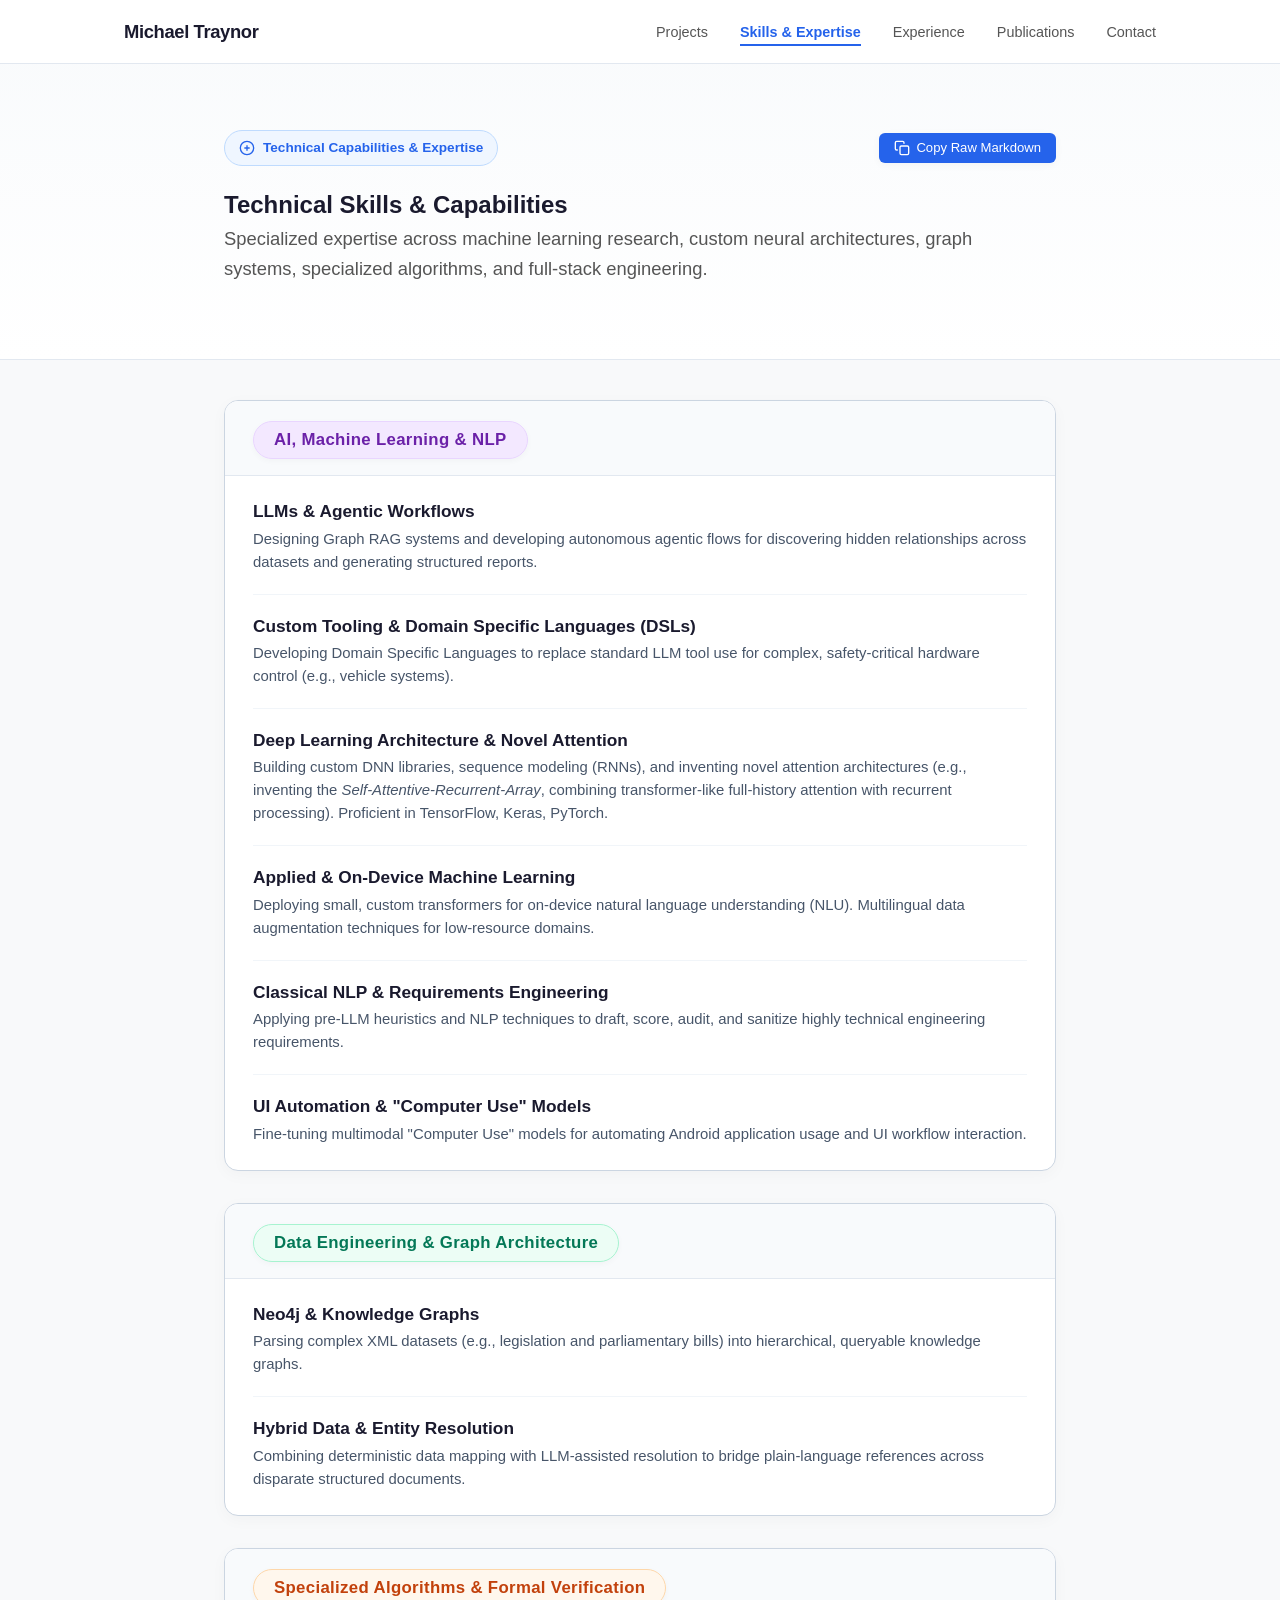
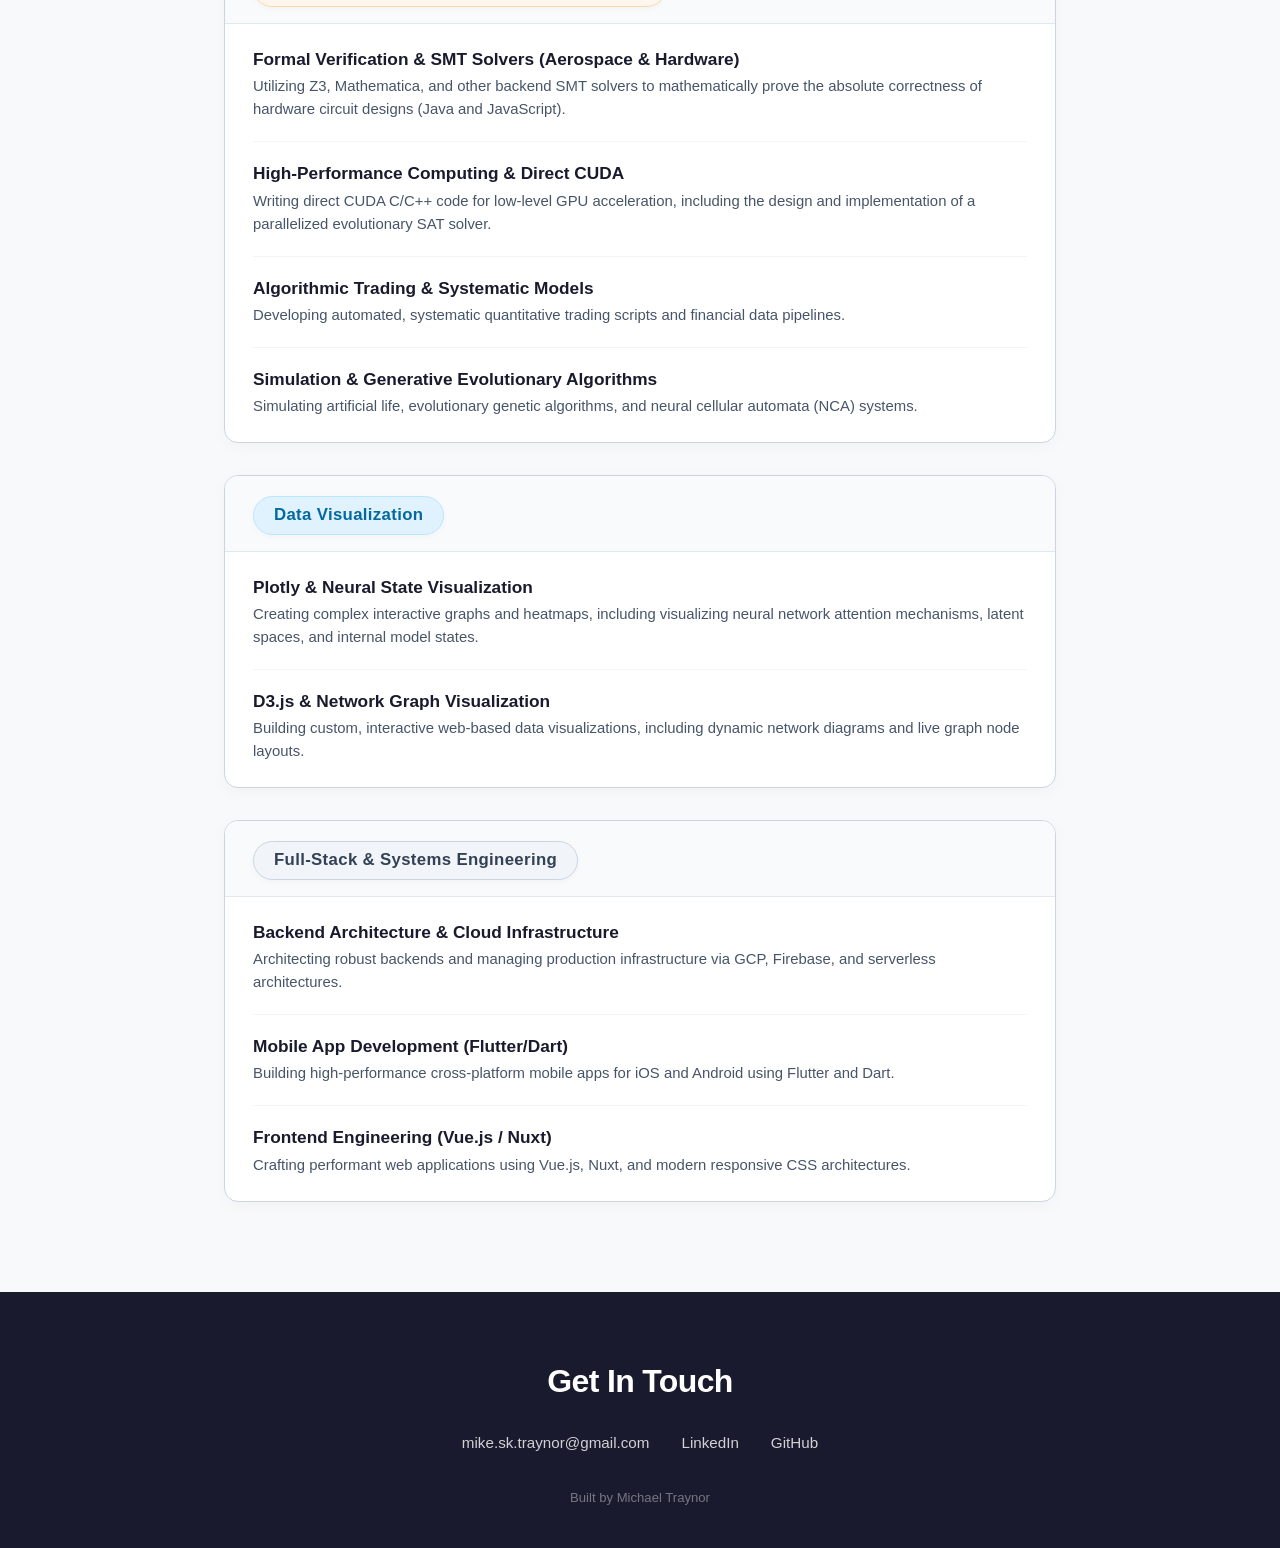
<file: skills.html>
<!DOCTYPE html>
<html lang="en">
<head>
  <meta charset="UTF-8">
  <meta name="viewport" content="width=device-width, initial-scale=1.0">
  <title>Skills & Expertise | Michael Traynor - AI Researcher & Engineer</title>
  <meta name="description" content="Technical capabilities, ML research expertise, and software engineering skills for Michael Traynor.">
  <link rel="stylesheet" href="style.css">
</head>
<body>

  <!-- Navigation -->
  <nav class="navbar" id="navbar">
    <div class="nav-container">
      <a href="index.html" class="nav-logo">Michael Traynor</a>
      <button class="nav-toggle" id="nav-toggle" aria-label="Toggle navigation">
        <span></span>
        <span></span>
        <span></span>
      </button>
      <ul class="nav-links" id="nav-links">
        <li><a href="index.html#projects">Projects</a></li>
        <li><a href="skills.html" class="active">Skills &amp; Expertise</a></li>
        <li><a href="index.html#experience">Experience</a></li>
        <li><a href="index.html#publications">Publications</a></li>
        <li><a href="#contact">Contact</a></li>
      </ul>
    </div>
  </nav>

  <!-- Skills Header & Action Bar -->
  <section class="skills-doc-header">
    <div class="container container-doc">
      <div class="doc-header-top">
        <div class="doc-badge">
          <svg width="16" height="16" viewBox="0 0 24 24" fill="none" stroke="currentColor" stroke-width="2"><circle cx="12" cy="12" r="10"/><path d="M12 8v8M8 12h8"/></svg>
          Technical Capabilities &amp; Expertise
        </div>

        <div class="doc-actions">
          <button id="copy-markdown-btn" class="btn btn-sm">
            <svg width="16" height="16" viewBox="0 0 24 24" fill="none" stroke="currentColor" stroke-width="2" stroke-linecap="round" stroke-linejoin="round"><rect x="9" y="9" width="13" height="13" rx="2" ry="2"/><path d="M5 15H4a2 2 0 0 1-2-2V4a2 2 0 0 1 2-2h9a2 2 0 0 1 2 2v1"/></svg>
            <span id="copy-btn-text">Copy Raw Markdown</span>
          </button>
        </div>
      </div>

      <h1>Technical Skills &amp; Capabilities</h1>
      <p class="skills-hero-subtitle">
        Specialized expertise across machine learning research, custom neural architectures, graph systems, specialized algorithms, and full-stack engineering.
      </p>
    </div>
  </section>

  <!-- Document Body View -->
  <section class="skills-doc-section">
    <div class="container container-doc">

      <!-- Rendered Content Container -->
      <div id="skills-rendered-content" class="markdown-rendered-body">

        <!-- Category Card: AI, Machine Learning & NLP -->
        <div class="doc-category-card">
          <div class="doc-category-header">
            <h2 class="doc-category-title"><span class="cat-pill cat-ai">AI, Machine Learning &amp; NLP</span></h2>
          </div>
          <div class="doc-category-body">
            
            <div class="doc-item">
              <h3>LLMs &amp; Agentic Workflows</h3>
              <p>Designing Graph RAG systems and developing autonomous agentic flows for discovering hidden relationships across datasets and generating structured reports.</p>
            </div>

            <div class="doc-item">
              <h3>Custom Tooling &amp; Domain Specific Languages (DSLs)</h3>
              <p>Developing Domain Specific Languages to replace standard LLM tool use for complex, safety-critical hardware control (e.g., vehicle systems).</p>
            </div>

            <div class="doc-item">
              <h3>Deep Learning Architecture &amp; Novel Attention</h3>
              <p>Building custom DNN libraries, sequence modeling (RNNs), and inventing novel attention architectures (e.g., inventing the <em>Self-Attentive-Recurrent-Array</em>, combining transformer-like full-history attention with recurrent processing). Proficient in TensorFlow, Keras, PyTorch.</p>
            </div>

            <div class="doc-item">
              <h3>Applied &amp; On-Device Machine Learning</h3>
              <p>Deploying small, custom transformers for on-device natural language understanding (NLU). Multilingual data augmentation techniques for low-resource domains.</p>
            </div>

            <div class="doc-item">
              <h3>Classical NLP &amp; Requirements Engineering</h3>
              <p>Applying pre-LLM heuristics and NLP techniques to draft, score, audit, and sanitize highly technical engineering requirements.</p>
            </div>

            <div class="doc-item">
              <h3>UI Automation &amp; "Computer Use" Models</h3>
              <p>Fine-tuning multimodal "Computer Use" models for automating Android application usage and UI workflow interaction.</p>
            </div>

          </div>
        </div>

        <!-- Category Card: Data Engineering & Graph Architecture -->
        <div class="doc-category-card">
          <div class="doc-category-header">
            <h2 class="doc-category-title"><span class="cat-pill cat-data">Data Engineering &amp; Graph Architecture</span></h2>
          </div>
          <div class="doc-category-body">

            <div class="doc-item">
              <h3>Neo4j &amp; Knowledge Graphs</h3>
              <p>Parsing complex XML datasets (e.g., legislation and parliamentary bills) into hierarchical, queryable knowledge graphs.</p>
            </div>

            <div class="doc-item">
              <h3>Hybrid Data &amp; Entity Resolution</h3>
              <p>Combining deterministic data mapping with LLM-assisted resolution to bridge plain-language references across disparate structured documents.</p>
            </div>

          </div>
        </div>

        <!-- Category Card: Specialized Algorithms & Formal Verification -->
        <div class="doc-category-card">
          <div class="doc-category-header">
            <h2 class="doc-category-title"><span class="cat-pill cat-algo">Specialized Algorithms &amp; Formal Verification</span></h2>
          </div>
          <div class="doc-category-body">

            <div class="doc-item">
              <h3>Formal Verification &amp; SMT Solvers (Aerospace &amp; Hardware)</h3>
              <p>Utilizing Z3, Mathematica, and other backend SMT solvers to mathematically prove the absolute correctness of hardware circuit designs (Java and JavaScript).</p>
            </div>

            <div class="doc-item">
              <h3>High-Performance Computing &amp; Direct CUDA</h3>
              <p>Writing direct CUDA C/C++ code for low-level GPU acceleration, including the design and implementation of a parallelized evolutionary SAT solver.</p>
            </div>

            <div class="doc-item">
              <h3>Algorithmic Trading &amp; Systematic Models</h3>
              <p>Developing automated, systematic quantitative trading scripts and financial data pipelines.</p>
            </div>

            <div class="doc-item">
              <h3>Simulation &amp; Generative Evolutionary Algorithms</h3>
              <p>Simulating artificial life, evolutionary genetic algorithms, and neural cellular automata (NCA) systems.</p>
            </div>

          </div>
        </div>

        <!-- Category Card: Data Visualization -->
        <div class="doc-category-card">
          <div class="doc-category-header">
            <h2 class="doc-category-title"><span class="cat-pill cat-viz">Data Visualization</span></h2>
          </div>
          <div class="doc-category-body">

            <div class="doc-item">
              <h3>Plotly &amp; Neural State Visualization</h3>
              <p>Creating complex interactive graphs and heatmaps, including visualizing neural network attention mechanisms, latent spaces, and internal model states.</p>
            </div>

            <div class="doc-item">
              <h3>D3.js &amp; Network Graph Visualization</h3>
              <p>Building custom, interactive web-based data visualizations, including dynamic network diagrams and live graph node layouts.</p>
            </div>

          </div>
        </div>

        <!-- Category Card: Full-Stack & Systems Engineering -->
        <div class="doc-category-card">
          <div class="doc-category-header">
            <h2 class="doc-category-title"><span class="cat-pill cat-dev">Full-Stack &amp; Systems Engineering</span></h2>
          </div>
          <div class="doc-category-body">

            <div class="doc-item">
              <h3>Backend Architecture &amp; Cloud Infrastructure</h3>
              <p>Architecting robust backends and managing production infrastructure via GCP, Firebase, and serverless architectures.</p>
            </div>

            <div class="doc-item">
              <h3>Mobile App Development (Flutter/Dart)</h3>
              <p>Building high-performance cross-platform mobile apps for iOS and Android using Flutter and Dart.</p>
            </div>

            <div class="doc-item">
              <h3>Frontend Engineering (Vue.js / Nuxt)</h3>
              <p>Crafting performant web applications using Vue.js, Nuxt, and modern responsive CSS architectures.</p>
            </div>

          </div>
        </div>

      </div>

    </div>
  </section>

  <!-- Toast Notification for Copy -->
  <div id="copy-toast" class="copy-toast" style="display: none;">
    <svg width="18" height="18" viewBox="0 0 24 24" fill="none" stroke="currentColor" stroke-width="2"><polyline points="20 6 9 17 4 12"/></svg>
    <span>Markdown copied to clipboard!</span>
  </div>

  <!-- Footer -->
  <footer class="footer" id="contact">
    <div class="container">
      <h2 class="section-title">Get In Touch</h2>
      <div class="footer-links">
        <a href="mailto:mike.sk.traynor@gmail.com">mike.sk.traynor@gmail.com</a>
        <a href="https://linkedin.com/in/mike-traynor-75455b104" target="_blank" rel="noopener">LinkedIn</a>
        <a href="https://github.com/TTrapper" target="_blank" rel="noopener">GitHub</a>
      </div>
      <p class="footer-note">Built by Michael Traynor</p>
    </div>
  </footer>

  <script src="skills.js"></script>
</body>
</html>
</file>
<file: style.css>
/* ===== Reset & Base ===== */
*, *::before, *::after {
  margin: 0;
  padding: 0;
  box-sizing: border-box;
}

:root {
  --color-bg: #ffffff;
  --color-bg-alt: #f8f9fa;
  --color-text: #1a1a2e;
  --color-text-muted: #555;
  --color-accent: #2563eb;
  --color-accent-hover: #1d4ed8;
  --color-border: #e2e8f0;
  --font-stack: 'Inter', -apple-system, BlinkMacSystemFont, 'Segoe UI', Roboto, sans-serif;
  --max-width: 1080px;
  --nav-height: 64px;
}

html {
  scroll-behavior: smooth;
  scroll-padding-top: var(--nav-height);
}

body {
  font-family: var(--font-stack);
  color: var(--color-text);
  background: var(--color-bg);
  line-height: 1.6;
  -webkit-font-smoothing: antialiased;
}

a {
  color: var(--color-accent);
  text-decoration: none;
  transition: color 0.2s;
}

a:hover {
  color: var(--color-accent-hover);
}

img {
  max-width: 100%;
  height: auto;
  display: block;
}

ul {
  list-style: none;
}

.container {
  max-width: var(--max-width);
  margin: 0 auto;
  padding: 0 24px;
}

/* ===== Navigation ===== */
.navbar {
  position: fixed;
  top: 0;
  left: 0;
  right: 0;
  height: var(--nav-height);
  background: rgba(255, 255, 255, 0.95);
  backdrop-filter: blur(10px);
  border-bottom: 1px solid var(--color-border);
  z-index: 1000;
  transition: box-shadow 0.3s;
}

.navbar.scrolled {
  box-shadow: 0 2px 20px rgba(0, 0, 0, 0.06);
}

.nav-container {
  max-width: var(--max-width);
  margin: 0 auto;
  padding: 0 24px;
  height: 100%;
  display: flex;
  align-items: center;
  justify-content: space-between;
}

.nav-logo {
  font-size: 1.15rem;
  font-weight: 700;
  color: var(--color-text);
  letter-spacing: -0.02em;
}

.nav-logo:hover {
  color: var(--color-accent);
}

.nav-links {
  display: flex;
  gap: 32px;
}

.nav-links a {
  color: var(--color-text-muted);
  font-size: 0.9rem;
  font-weight: 500;
  transition: color 0.2s;
}

.nav-links a:hover {
  color: var(--color-accent);
}

.nav-toggle {
  display: none;
  flex-direction: column;
  gap: 5px;
  background: none;
  border: none;
  cursor: pointer;
  padding: 4px;
}

.nav-toggle span {
  display: block;
  width: 24px;
  height: 2px;
  background: var(--color-text);
  border-radius: 2px;
  transition: transform 0.3s, opacity 0.3s;
}

.nav-toggle.active span:nth-child(1) {
  transform: rotate(45deg) translate(5px, 5px);
}

.nav-toggle.active span:nth-child(2) {
  opacity: 0;
}

.nav-toggle.active span:nth-child(3) {
  transform: rotate(-45deg) translate(5px, -5px);
}

/* ===== Hero ===== */
.hero {
  padding: 160px 0 100px;
  text-align: center;
}

.hero h1 {
  font-size: 3.2rem;
  font-weight: 800;
  letter-spacing: -0.03em;
  margin-bottom: 8px;
}

.hero-title {
  font-size: 1.3rem;
  color: var(--color-accent);
  font-weight: 500;
  margin-bottom: 16px;
}

.hero-tagline {
  font-size: 1.1rem;
  color: var(--color-text-muted);
  max-width: 600px;
  margin: 0 auto 32px;
}

.hero-links {
  display: flex;
  justify-content: center;
  gap: 20px;
  flex-wrap: wrap;
}

.hero-link {
  display: inline-flex;
  align-items: center;
  gap: 6px;
  color: var(--color-text-muted);
  font-size: 0.9rem;
  padding: 8px 16px;
  border: 1px solid var(--color-border);
  border-radius: 8px;
  transition: all 0.2s;
}

.hero-link:hover {
  color: var(--color-accent);
  border-color: var(--color-accent);
  background: rgba(37, 99, 235, 0.04);
}

.hero-link-skills {
  background: var(--color-accent);
  color: #ffffff;
  border-color: var(--color-accent);
  font-weight: 500;
}

.hero-link-skills:hover {
  background: var(--color-accent-hover);
  color: #ffffff;
  border-color: var(--color-accent-hover);
}


/* ===== Sections ===== */
.section {
  padding: 80px 0;
}

.section-alt {
  background: var(--color-bg-alt);
}

.section-title {
  font-size: 2rem;
  font-weight: 700;
  letter-spacing: -0.02em;
  margin-bottom: 40px;
  text-align: center;
}

/* ===== Skills ===== */
.skills-grid {
  display: flex;
  justify-content: center;
  gap: 40px;
  flex-wrap: wrap;
}

.skill-group {
  text-align: center;
}

.skill-pills {
  display: flex;
  gap: 8px;
  margin-bottom: 12px;
  flex-wrap: wrap;
  justify-content: center;
}

.skill-pill {
  display: inline-block;
  padding: 6px 16px;
  background: var(--color-bg);
  border: 1px solid var(--color-border);
  border-radius: 20px;
  font-size: 0.85rem;
  font-weight: 500;
  color: var(--color-text);
}

.skill-level {
  display: flex;
  gap: 6px;
  justify-content: center;
}

.dot {
  width: 10px;
  height: 10px;
  border-radius: 50%;
  background: var(--color-border);
}

.dot.filled {
  background: var(--color-text);
}

/* ===== Timeline ===== */
.timeline {
  position: relative;
  padding-left: 32px;
  max-width: 750px;
  margin: 0 auto;
}

.timeline::before {
  content: '';
  position: absolute;
  left: 7px;
  top: 8px;
  bottom: 8px;
  width: 2px;
  background: var(--color-border);
}

.timeline-item {
  position: relative;
  padding-bottom: 40px;
}

.timeline-item:last-child {
  padding-bottom: 0;
}

.timeline-marker {
  position: absolute;
  left: -32px;
  top: 6px;
  width: 16px;
  height: 16px;
  border-radius: 50%;
  background: var(--color-bg);
  border: 3px solid var(--color-accent);
  z-index: 1;
}

.timeline-header {
  display: flex;
  justify-content: space-between;
  align-items: baseline;
  flex-wrap: wrap;
  gap: 8px;
  margin-bottom: 4px;
}

.timeline-header h3 {
  font-size: 1.15rem;
  font-weight: 600;
}

.timeline-date {
  font-size: 0.85rem;
  color: var(--color-text-muted);
  white-space: nowrap;
}

.timeline-company {
  color: var(--color-accent);
  font-weight: 500;
  font-size: 0.95rem;
  margin-bottom: 12px;
}

.timeline-content ul {
  list-style: disc;
  padding-left: 20px;
}

.timeline-content li {
  font-size: 0.92rem;
  color: var(--color-text-muted);
  margin-bottom: 6px;
  line-height: 1.5;
}

/* ===== Projects Grid ===== */
.projects-grid {
  display: grid;
  grid-template-columns: repeat(2, 1fr);
  gap: 28px;
}

.project-card {
  background: var(--color-bg);
  border: 1px solid var(--color-border);
  border-radius: 12px;
  overflow: hidden;
  transition: transform 0.2s, box-shadow 0.2s;
}

.project-card:hover {
  transform: translateY(-4px);
  box-shadow: 0 12px 40px rgba(0, 0, 0, 0.08);
}

.project-image {
  height: 200px;
  overflow: hidden;
  background: #f0f0f0;
  display: flex;
  align-items: center;
  justify-content: center;
}

.project-image img {
  width: 100%;
  height: 100%;
  object-fit: cover;
}

.project-image-gallery {
  display: grid;
  grid-template-columns: repeat(3, 1fr);
  gap: 0;
}

.project-image-gallery img {
  width: 100%;
  height: 200px;
  object-fit: cover;
}

.project-image-placeholder {
  background: linear-gradient(135deg, #e8edf5, #d4dce8);
}

.placeholder-icon {
  color: var(--color-text-muted);
  opacity: 0.5;
}

.project-body {
  padding: 20px;
}

.project-body h3 {
  font-size: 1.05rem;
  font-weight: 600;
  margin-bottom: 8px;
  line-height: 1.35;
}

.project-body p {
  font-size: 0.88rem;
  color: var(--color-text-muted);
  margin-bottom: 16px;
  line-height: 1.5;
}

.project-links {
  display: flex;
  gap: 8px;
  flex-wrap: wrap;
}

/* ===== Buttons ===== */
.btn {
  display: inline-flex;
  align-items: center;
  gap: 6px;
  padding: 10px 20px;
  background: var(--color-accent);
  color: #fff;
  border-radius: 8px;
  font-size: 0.88rem;
  font-weight: 500;
  transition: background 0.2s;
  border: 1px solid transparent;
}

.btn:hover {
  background: var(--color-accent-hover);
  color: #fff;
}

.btn-sm {
  padding: 6px 14px;
  font-size: 0.82rem;
  border-radius: 6px;
}

.btn-outline {
  background: transparent;
  color: var(--color-accent);
  border-color: var(--color-accent);
}

.btn-outline:hover {
  background: var(--color-accent);
  color: #fff;
}

.btn-disabled {
  opacity: 0.5;
  cursor: default;
  pointer-events: none;
}

/* ===== Contributions ===== */
.contributions {
  margin-top: 48px;
  padding-top: 40px;
  border-top: 1px solid var(--color-border);
  max-width: 600px;
  margin-left: auto;
  margin-right: auto;
  text-align: center;
}

.contributions h3 {
  font-size: 1.2rem;
  margin-bottom: 16px;
}

.contribution-item p {
  font-size: 0.92rem;
  color: var(--color-text-muted);
}

/* ===== Publications ===== */
.publications-list {
  display: grid;
  grid-template-columns: repeat(2, 1fr);
  gap: 24px;
  max-width: 800px;
  margin: 0 auto;
}

.publication-card {
  background: var(--color-bg-alt);
  border: 1px solid var(--color-border);
  border-radius: 12px;
  padding: 28px;
}

.publication-card h3 {
  font-size: 1.05rem;
  font-weight: 600;
  margin-bottom: 8px;
  line-height: 1.4;
}

.publication-venue {
  font-size: 0.88rem;
  color: var(--color-text-muted);
  margin-bottom: 16px;
}

/* ===== Education & Awards ===== */
.edu-awards-grid {
  display: grid;
  grid-template-columns: 1fr 1fr;
  gap: 48px;
  max-width: 800px;
  margin: 0 auto;
}

.edu-column h3,
.awards-column h3 {
  font-size: 1.15rem;
  font-weight: 600;
  margin-bottom: 20px;
  color: var(--color-accent);
}

.edu-item {
  margin-bottom: 20px;
}

.edu-item h4 {
  font-size: 1rem;
  font-weight: 600;
  margin-bottom: 2px;
}

.edu-item p {
  font-size: 0.9rem;
  color: var(--color-text-muted);
}

.awards-list {
  list-style: disc;
  padding-left: 20px;
}

.awards-list li {
  font-size: 0.92rem;
  color: var(--color-text-muted);
  margin-bottom: 8px;
  line-height: 1.5;
}

/* ===== Footer ===== */
.footer {
  background: var(--color-text);
  color: #fff;
  padding: 64px 0 40px;
  text-align: center;
}

.footer .section-title {
  color: #fff;
  margin-bottom: 24px;
}

.footer-links {
  display: flex;
  justify-content: center;
  gap: 32px;
  flex-wrap: wrap;
  margin-bottom: 32px;
}

.footer-links a {
  color: rgba(255, 255, 255, 0.8);
  font-size: 0.95rem;
  transition: color 0.2s;
}

.footer-links a:hover {
  color: #fff;
}

.footer-note {
  font-size: 0.82rem;
  color: rgba(255, 255, 255, 0.4);
}

/* ===== Responsive ===== */
@media (max-width: 768px) {
  .nav-toggle {
    display: flex;
  }

  .nav-links {
    position: fixed;
    top: var(--nav-height);
    left: 0;
    right: 0;
    background: rgba(255, 255, 255, 0.98);
    backdrop-filter: blur(10px);
    flex-direction: column;
    align-items: center;
    gap: 0;
    padding: 16px 0;
    border-bottom: 1px solid var(--color-border);
    transform: translateY(-100%);
    opacity: 0;
    pointer-events: none;
    transition: transform 0.3s, opacity 0.3s;
  }

  .nav-links.open {
    transform: translateY(0);
    opacity: 1;
    pointer-events: all;
  }

  .nav-links a {
    display: block;
    padding: 12px 24px;
    font-size: 1rem;
  }

  .hero {
    padding: 120px 0 60px;
  }

  .hero h1 {
    font-size: 2.2rem;
  }

  .hero-title {
    font-size: 1.1rem;
  }

  .hero-tagline {
    font-size: 1rem;
  }

  .hero-links {
    gap: 10px;
  }

  .hero-link span {
    display: none;
  }

  .section {
    padding: 56px 0;
  }

  .section-title {
    font-size: 1.6rem;
    margin-bottom: 28px;
  }

  .skills-grid {
    flex-direction: column;
    gap: 24px;
  }

  .projects-grid {
    grid-template-columns: 1fr;
  }

  .publications-list {
    grid-template-columns: 1fr;
  }

  .edu-awards-grid {
    grid-template-columns: 1fr;
    gap: 32px;
  }

  .timeline {
    padding-left: 24px;
  }

  .timeline-marker {
    left: -24px;
    width: 12px;
    height: 12px;
  }

  .timeline-header {
    flex-direction: column;
    gap: 2px;
  }
}

@media (max-width: 480px) {
  .hero h1 {
    font-size: 1.8rem;
  }

  .project-image,
  .project-image-gallery img {
    height: 160px;
  }

  .footer-links {
    flex-direction: column;
    gap: 12px;
  }
}

/* ===== Active Navigation Link ===== */
.nav-links a.active {
  color: var(--color-accent);
  font-weight: 600;
  border-bottom: 2px solid var(--color-accent);
  padding-bottom: 4px;
}

/* ===== Skills Page Hero ===== */
.skills-hero {
  padding: 140px 0 60px;
  background: linear-gradient(180deg, #f8fafc 0%, #ffffff 100%);
  border-bottom: 1px solid var(--color-border);
}

.doc-badge {
  display: inline-flex;
  align-items: center;
  gap: 8px;
  background: #eff6ff;
  color: var(--color-accent);
  border: 1px solid #bfdbfe;
  padding: 6px 14px;
  border-radius: 20px;
  font-size: 0.85rem;
  font-weight: 600;
}

.skills-hero h1 {
  font-size: 2.6rem;
  font-weight: 800;
  letter-spacing: -0.03em;
  color: var(--color-text);
  margin-bottom: 12px;
}

.skills-hero-subtitle {
  font-size: 1.15rem;
  color: var(--color-text-muted);
  max-width: 780px;
  line-height: 1.6;
  margin-bottom: 36px;
}

/* ===== Lazer Manager Summary Box ===== */
.lazer-summary-box {
  background: #ffffff;
  border: 1px solid #cbd5e1;
  border-left: 4px solid var(--color-accent);
  border-radius: 12px;
  padding: 32px;
  box-shadow: 0 4px 20px rgba(0, 0, 0, 0.04);
}

.lazer-summary-header {
  display: flex;
  align-items: center;
  gap: 12px;
  color: var(--color-accent);
  margin-bottom: 12px;
}

.lazer-summary-header h3 {
  font-size: 1.25rem;
  font-weight: 700;
  color: var(--color-text);
}

.lazer-summary-desc {
  font-size: 0.96rem;
  color: var(--color-text-muted);
  margin-bottom: 24px;
  line-height: 1.6;
}

.lazer-highlights-grid {
  display: grid;
  grid-template-columns: repeat(4, 1fr);
  gap: 20px;
}

.lazer-highlight-card {
  background: #f8fafc;
  border: 1px solid var(--color-border);
  border-radius: 8px;
  padding: 16px;
  position: relative;
}

.lazer-highlight-num {
  font-size: 0.75rem;
  font-weight: 800;
  color: var(--color-accent);
  background: #dbeafe;
  padding: 2px 8px;
  border-radius: 4px;
  display: inline-block;
  margin-bottom: 8px;
}

.lazer-highlight-card h4 {
  font-size: 0.95rem;
  font-weight: 700;
  margin-bottom: 6px;
  color: var(--color-text);
}

.lazer-highlight-card p {
  font-size: 0.84rem;
  color: var(--color-text-muted);
  line-height: 1.45;
}

/* ===== Filter & Controls Section ===== */
.skills-filter-section {
  padding: 60px 0 100px;
  background: var(--color-bg-alt);
}

.filter-bar-container {
  margin-bottom: 40px;
}

.search-box-wrapper {
  position: relative;
  max-width: 680px;
  margin: 0 auto 28px;
}

.search-icon {
  position: absolute;
  left: 16px;
  top: 50%;
  transform: translateY(-50%);
  color: var(--color-text-muted);
  pointer-events: none;
}

#skill-search {
  width: 100%;
  padding: 14px 44px 14px 48px;
  font-size: 0.95rem;
  font-family: var(--font-stack);
  border: 1px solid #cbd5e1;
  border-radius: 30px;
  background: #ffffff;
  box-shadow: 0 2px 10px rgba(0, 0, 0, 0.03);
  outline: none;
  transition: border-color 0.2s, box-shadow 0.2s;
}

#skill-search:focus {
  border-color: var(--color-accent);
  box-shadow: 0 0 0 3px rgba(37, 99, 235, 0.15);
}

.search-clear-btn {
  position: absolute;
  right: 16px;
  top: 50%;
  transform: translateY(-50%);
  background: none;
  border: none;
  font-size: 1.4rem;
  color: var(--color-text-muted);
  cursor: pointer;
  padding: 0 4px;
  line-height: 1;
}

.search-clear-btn:hover {
  color: var(--color-text);
}

.category-tabs {
  display: flex;
  justify-content: center;
  gap: 10px;
  flex-wrap: wrap;
}

.tab-btn {
  display: inline-flex;
  align-items: center;
  gap: 6px;
  padding: 8px 18px;
  background: #ffffff;
  border: 1px solid var(--color-border);
  border-radius: 20px;
  font-size: 0.88rem;
  font-weight: 500;
  color: var(--color-text-muted);
  cursor: pointer;
  transition: all 0.2s;
}

.tab-btn:hover {
  border-color: var(--color-accent);
  color: var(--color-accent);
}

.tab-btn.active {
  background: var(--color-accent);
  color: #ffffff;
  border-color: var(--color-accent);
}

.badge-count {
  font-size: 0.75rem;
  padding: 2px 7px;
  border-radius: 10px;
  background: rgba(0, 0, 0, 0.07);
  font-weight: 600;
}

.tab-btn.active .badge-count {
  background: rgba(255, 255, 255, 0.25);
  color: #ffffff;
}

/* ===== Capabilities Grid ===== */
.capabilities-grid {
  display: grid;
  grid-template-columns: repeat(2, 1fr);
  gap: 24px;
}

.capability-card {
  background: #ffffff;
  border: 1px solid var(--color-border);
  border-radius: 12px;
  padding: 24px;
  display: flex;
  flex-direction: column;
  transition: transform 0.2s, box-shadow 0.2s, border-color 0.2s;
}

.capability-card:hover {
  transform: translateY(-3px);
  box-shadow: 0 10px 30px rgba(0, 0, 0, 0.06);
  border-color: #cbd5e1;
}

.card-header {
  display: flex;
  justify-content: space-between;
  align-items: center;
  margin-bottom: 12px;
}

.category-tag {
  font-size: 0.75rem;
  font-weight: 700;
  padding: 4px 10px;
  border-radius: 12px;
  letter-spacing: 0.02em;
  text-transform: uppercase;
}

.tag-ai {
  background: #f3e8ff;
  color: #6b21a8;
}

.tag-data {
  background: #ecfdf5;
  color: #047857;
}

.tag-algo {
  background: #fff7ed;
  color: #c2410c;
}

.tag-viz {
  background: #e0f2fe;
  color: #0369a1;
}

.tag-dev {
  background: #f1f5f9;
  color: #334155;
}

.level-indicator {
  font-size: 0.78rem;
  color: var(--color-text-muted);
  font-weight: 500;
}

.card-title {
  font-size: 1.15rem;
  font-weight: 700;
  color: var(--color-text);
  margin-bottom: 10px;
  line-height: 1.35;
}

.card-description {
  font-size: 0.9rem;
  color: var(--color-text-muted);
  line-height: 1.55;
  margin-bottom: 16px;
  flex-grow: 1;
}

.client-match-callout {
  background: #f0f9ff;
  border-left: 3px solid #0284c7;
  padding: 10px 14px;
  border-radius: 0 6px 6px 0;
  font-size: 0.85rem;
  color: #0369a1;
  margin-bottom: 16px;
  line-height: 1.45;
}

.client-match-callout strong {
  color: #0c4a6e;
}

.tech-tags {
  display: flex;
  flex-wrap: wrap;
  gap: 6px;
  margin-bottom: 12px;
}

.tech-tag {
  font-size: 0.78rem;
  padding: 3px 10px;
  background: #f1f5f9;
  color: #475569;
  border-radius: 4px;
  font-weight: 500;
}

.project-link-badge {
  margin-top: 4px;
  font-size: 0.82rem;
}

.project-link-badge a {
  font-weight: 600;
  color: var(--color-accent);
}

.project-link-badge a:hover {
  text-decoration: underline;
}

/* ===== No Results State ===== */
.no-results-box {
  text-align: center;
  padding: 48px 24px;
  background: #ffffff;
  border: 1px dashed var(--color-border);
  border-radius: 12px;
  margin-top: 20px;
}

.no-results-box h3 {
  font-size: 1.2rem;
  margin-bottom: 8px;
  color: var(--color-text);
}

.no-results-box p {
  color: var(--color-text-muted);
  font-size: 0.9rem;
  margin-bottom: 16px;
}

.footer-subtext {
  font-size: 0.95rem;
  color: rgba(255, 255, 255, 0.7);
  margin-bottom: 20px;
}

/* ===== Clean Static Document View ===== */
.container-doc {
  max-width: 880px;
  margin: 0 auto;
}

.skills-doc-header {
  padding: 130px 0 40px;
  background: linear-gradient(180deg, #f8fafc 0%, #ffffff 100%);
  border-bottom: 1px solid var(--color-border);
}

.doc-header-top {
  display: flex;
  justify-content: space-between;
  align-items: center;
  flex-wrap: wrap;
  gap: 16px;
  margin-bottom: 20px;
}

.doc-actions {
  display: flex;
  align-items: center;
  gap: 10px;
}

.doc-actions .btn {
  box-shadow: 0 2px 8px rgba(0, 0, 0, 0.04);
}

.skills-doc-section {
  padding: 40px 0 90px;
  background: var(--color-bg-alt);
}

/* Category Container Card */
.doc-category-card {
  background: #ffffff;
  border: 1px solid #cbd5e1;
  border-radius: 14px;
  margin-bottom: 32px;
  overflow: hidden;
  box-shadow: 0 4px 16px rgba(0, 0, 0, 0.03);
}

.doc-category-card:last-child {
  margin-bottom: 0;
}

/* Category Card Header */
.doc-category-header {
  padding: 20px 28px 16px;
  border-bottom: 1px solid #e2e8f0;
  background: #f8fafc;
}

.doc-category-title {
  margin: 0;
  line-height: 1.2;
}

/* Category Header Pill Badges (Larger & More Prominent) */
.cat-pill {
  display: inline-block;
  font-size: 1.05rem;
  font-weight: 700;
  padding: 8px 20px;
  border-radius: 24px;
  letter-spacing: 0.02em;
  box-shadow: 0 2px 6px rgba(0, 0, 0, 0.03);
}

.cat-ai {
  background: #f3e8ff;
  color: #6b21a8;
  border: 1px solid #e9d5ff;
}

.cat-data {
  background: #ecfdf5;
  color: #047857;
  border: 1px solid #a7f3d0;
}

.cat-algo {
  background: #fff7ed;
  color: #c2410c;
  border: 1px solid #fed7aa;
}

.cat-viz {
  background: #e0f2fe;
  color: #0369a1;
  border: 1px solid #bae6fd;
}

.cat-dev {
  background: #f1f5f9;
  color: #334155;
  border: 1px solid #cbd5e1;
}

/* Category Card Body */
.doc-category-body {
  padding: 24px 28px;
}

/* Tight Spacing for Items Inside Each Category */
.doc-item {
  margin-bottom: 20px;
  padding-bottom: 20px;
  border-bottom: 1px solid #f1f5f9;
}

.doc-item:last-child {
  margin-bottom: 0;
  padding-bottom: 0;
  border-bottom: none;
}

.doc-item h3 {
  font-size: 1.08rem;
  font-weight: 700;
  color: var(--color-text);
  margin-bottom: 4px;
  line-height: 1.35;
}

.doc-item p {
  font-size: 0.93rem;
  color: #475569;
  line-height: 1.55;
  margin: 0;
}

/* ===== Toast Notification ===== */
.copy-toast {
  position: fixed;
  bottom: 24px;
  right: 24px;
  background: #0f172a;
  color: #ffffff;
  padding: 12px 20px;
  border-radius: 8px;
  font-size: 0.9rem;
  font-weight: 500;
  box-shadow: 0 10px 25px rgba(0, 0, 0, 0.2);
  display: flex;
  align-items: center;
  gap: 10px;
  z-index: 2000;
  transform: translateY(20px);
  opacity: 0;
  transition: transform 0.3s ease, opacity 0.3s ease;
}

.copy-toast.show {
  transform: translateY(0);
  opacity: 1;
}

/* ===== Additional Responsive Rules ===== */
@media (max-width: 768px) {
  .doc-card {
    padding: 24px;
  }
  .doc-header-top {
    flex-direction: column;
    align-items: flex-start;
  }
  .doc-actions {
    width: 100%;
    flex-direction: column;
  }
  .doc-actions .btn {
    width: 100%;
    justify-content: center;
  }
}
</file>
